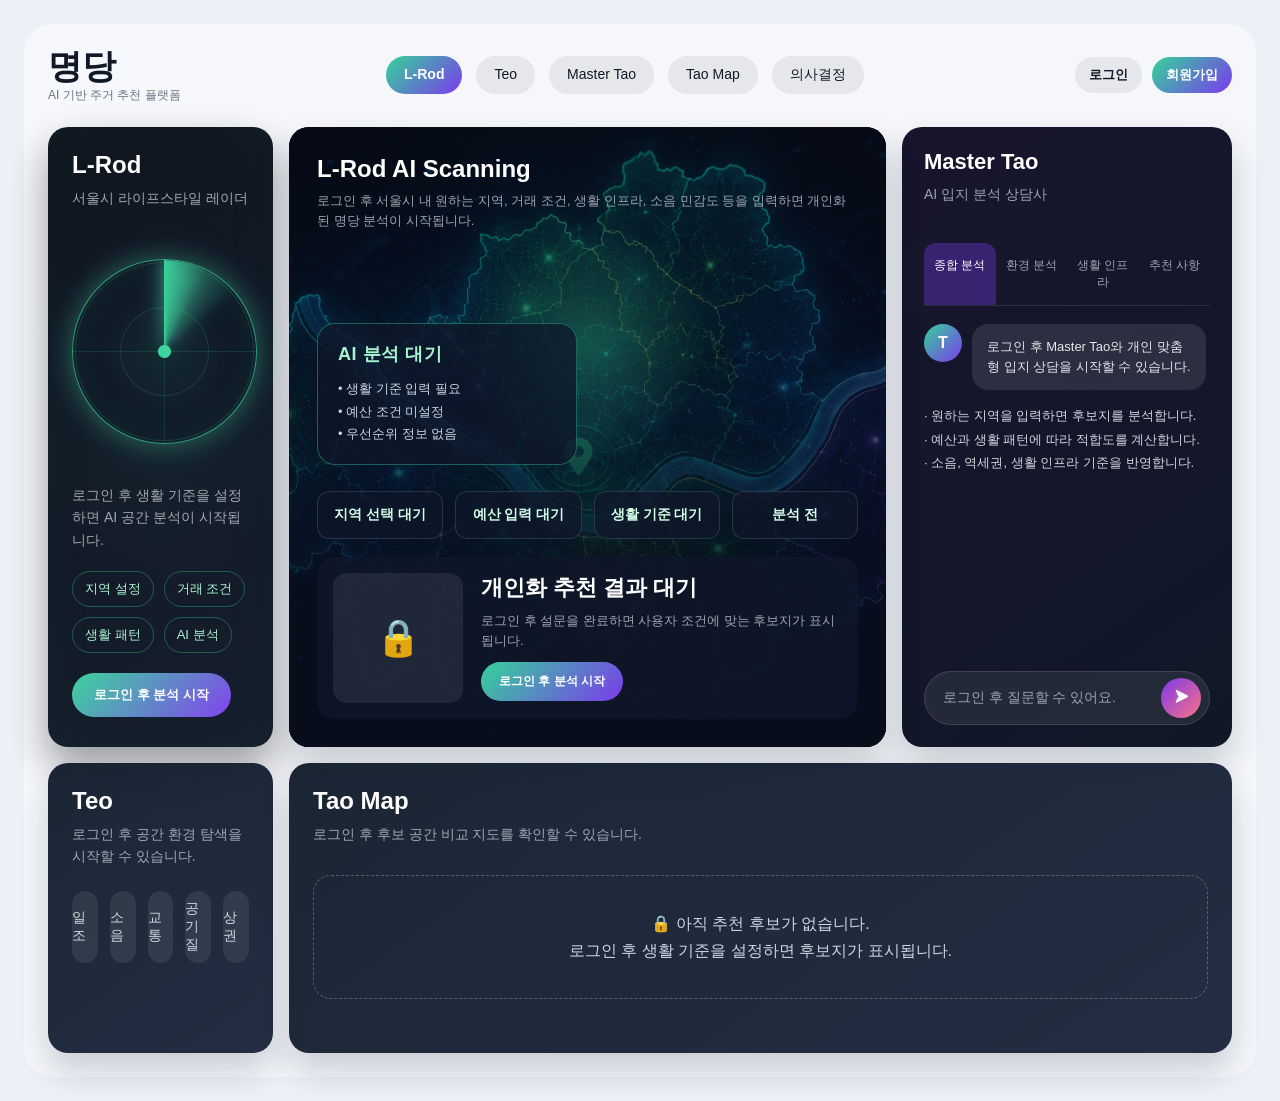
<file: index.html>
<!DOCTYPE html>

<html lang="ko">

<head>
  <meta charset="utf-8" />
  <meta content="width=device-width, initial-scale=1.0" name="viewport" />
  <title>명당 Prototype</title>

  <link href="css/style.css" rel="stylesheet" />
</head>

<body>
  <div class="app">
    <header>
      <div class="logo" onclick="goHome()">
        명당
        <span class="logo-sub">
          AI 기반 주거 추천 플랫폼
        </span>
      </div>
      <div class="steps">
        <div class="step active" onclick="moveTo('lrod')">L-Rod</div>
        <div class="step" onclick="moveTo('teo')">Teo</div>
        <div class="step" onclick="moveTo('master')">Master Tao</div>
        <div class="step" onclick="moveTo('map')">Tao Map</div>
        <div class="step" onclick="moveTo('decision')">의사결정</div>
      </div>
      <div class="user" id="userArea">
        <button class="top-auth-btn" onclick="moveTo('login')">로그인</button>
        <button class="top-auth-btn signup" onclick="moveTo('signup')">회원가입</button>
      </div>
    </header>
    <section class="page" id="login">
      <div class="simple-page">
        <h1 class="page-title">로그인</h1>
        <p class="page-desc">명당 서비스를 이용하려면 로그인해주세요.</p>

        <div class="auth-box">
          <input id="loginEmail" type="email" placeholder="이메일" />
          <input id="loginPassword" type="password" placeholder="비밀번호" />

          <button class="btn" onclick="loginUser()">로그인</button>
          <p id="loginError" class="form-error"></p>

          <p class="auth-link">
            아직 계정이 없나요?
            <span onclick="moveTo('signup')">회원가입하기</span>
          <p id="signupError" class="form-error"></p>
          </p>
        </div>
      </div>
    </section>

    <section class="page" id="signup">
      <div class="simple-page">
        <h1 class="page-title">회원가입</h1>
        <p class="page-desc">
          생활 패턴에 맞는 명당 추천을 위해 기본 정보를 입력해주세요.
        </p>

        <div class="auth-box">
          <input id="signupName" type="text" placeholder="이름" />
          <input id="signupEmail" type="email" placeholder="이메일" />
          <input id="signupPassword" type="password" placeholder="비밀번호" />

          <select id="signupHousehold">
            <option>1인 가구</option>
            <option>신혼부부</option>
            <option>가족 거주</option>
          </select>

          <select id="signupJob">
            <option>직장인</option>
            <option>대학생</option>
            <option>프리랜서</option>
            <option>자영업자</option>
          </select>

          <button class="btn" onclick="signupUser()">회원가입 후 시작하기</button>

          <p class="auth-link">
            이미 계정이 있나요?
            <span onclick="moveTo('login')">로그인하기</span>
          </p>
        </div>
      </div>
    </section>
    <section class="page" id="mypage">
      <div class="simple-page">
        <h1 class="page-title">마이페이지</h1>
        <p class="page-desc">
          회원 정보와 라이프스타일 설정, 최근 추천 결과를 확인할 수 있습니다.
        </p>

        <div class="content-grid">
          <div class="info-card">
            <h3>회원 정보</h3>

            <p id="mypageUserInfo">
              로그인 후 확인할 수 있습니다.
            </p>

            <button class="small-action-btn" onclick="deleteAccount()">
              회원탈퇴
            </button>
          </div>

          <div class="info-card">
            <h3>라이프스타일 설정</h3>
            <p id="mypagePreferenceInfo">
              아직 저장된 생활 기준이 없습니다.
            </p>

            <button class="small-action-btn" onclick="editPreference()">
              라이프스타일 수정하기
            </button>
          </div>

          <div class="info-card">
            <h3>최근 추천 결과</h3>
            <p>용산 푸르지오 써밋 오피스텔 · 적합도 92점</p>
          </div>
        </div>

        <button class="btn" onclick="moveTo('lrod')">메인으로 돌아가기</button>
      </div>
    </section>
    <section class="page" id="preference">
      <div class="simple-page">
        <h1 class="page-title">라이프스타일 설정</h1>
        <p class="page-desc">
          나에게 맞는 명당 추천을 위해 생활 기준을 선택해주세요.
        </p>

        <div class="preference-box">
          <label>원하는 지역</label>
          <select id="prefRegion">
            <option>강남구</option>
            <option>강동구</option>
            <option>강북구</option>
            <option>강서구</option>
            <option>관악구</option>
            <option>광진구</option>
            <option>구로구</option>
            <option>금천구</option>
            <option>노원구</option>
            <option>도봉구</option>
            <option>동대문구</option>
            <option>동작구</option>
            <option>마포구</option>
            <option>서대문구</option>
            <option>서초구</option>
            <option>성동구</option>
            <option>성북구</option>
            <option>송파구</option>
            <option>양천구</option>
            <option>영등포구</option>
            <option>용산구</option>
            <option>은평구</option>
            <option>종로구</option>
            <option>중구</option>
            <option>중랑구</option>
          </select>

          <label>거래 유형</label>
          <select id="prefDealType" onchange="changeDealType()">
            <option selected>매매</option>
            <option>전세</option>
            <option>월세</option>
          </select>

          <div id="saleBudgetBox">
            <label>매매 예산</label>
            <select id="prefBudget">
              <option>2억~3억</option>
              <option>3억~5억</option>
              <option selected>5억~7억</option>
              <option>7억 이상</option>
            </select>
          </div>

          <div id="rentBudgetBox" style="display: none;">
            <label>보증금</label>
            <select id="prefDeposit">
              <option>500만원 이하</option>
              <option>500만원 ~ 1,000만원</option>
              <option>1,000만원 ~ 3,000만원</option>
              <option>3,000만원 ~ 5,000만원</option>
              <option>5,000만원 ~ 1억원</option>
              <option>1억원 ~ 2억원</option>
              <option>2억원 이상</option>
            </select>

            <label>월세</label>
            <select id="prefMonthlyRent">
              <option>40만원 이하</option>
              <option>40만원 ~ 60만원</option>
              <option>60만원 ~ 80만원</option>
              <option>80만원 ~ 100만원</option>
              <option>100만원 ~ 150만원</option>
              <option>150만원 이상</option>
            </select>
          </div>

          <label>가장 중요한 조건</label>
          <div class="preference-options">
            <button type="button" class="pref-option active">직주근접</button>
            <button type="button" class="pref-option">역세권</button>
            <button type="button" class="pref-option">생활 인프라</button>
            <button type="button" class="pref-option">조용한 주거지</button>
            <button type="button" class="pref-option">한강 접근</button>
          </div>

          <label>소음 민감도</label>
          <select id="prefNoise">
            <option>낮음</option>
            <option selected>보통</option>
            <option>높음</option>
          </select>

          <label>선호 주거형태</label>
          <select id="prefHouseType">
            <option selected>오피스텔</option>
            <option>아파트</option>
            <option>빌라</option>
            <option>도시형 생활주택</option>
          </select>

          <button class="btn" onclick="savePreference()">명당 분석 시작하기</button>
        </div>
      </div>
    </section>
    <section class="page active" id="lrod">
      <section class="grid">
        <aside class="card locked-card">
          <h2>L-Rod</h2>
          <p class="sub">서울시 라이프스타일 레이더</p>

          <div class="radar locked-radar">

            <div class="radar-stars">
              <span class="star s1"></span>
              <span class="star s2"></span>
              <span class="star s3"></span>
              <span class="star s4"></span>
              <span class="star s5"></span>
              <span class="star s6"></span>
              <span class="star s7"></span>
              <span class="star s8"></span>
              <span class="star s9"></span>
              <span class="star s10"></span>
              <span class="star s11"></span>
              <span class="star s12"></span>
              <span class="star s13"></span>
              <span class="star s14"></span>
              <span class="star s15"></span>
              <span class="star s16"></span>
              <span class="star s17"></span>
              <span class="star s18"></span>
              <span class="star s19"></span>
              <span class="star s20"></span>
              <span class="star s21"></span>
              <span class="star s22"></span>
              <span class="star s23"></span>
              <span class="star s24"></span>
              <span class="star s25"></span>
              <span class="star s26"></span>
              <span class="star s27"></span>
            </div>

          </div>

          <p class="sub">
            로그인 후 생활 기준을 설정하면 AI 공간 분석이 시작됩니다.
          </p>

          <div class="tags" id="lrodTags">
            <span class="tag">지역 설정</span>
            <span class="tag">거래 조건</span>
            <span class="tag">생활 패턴</span>
            <span class="tag">AI 분석</span>
          </div>

          <button class="btn" id="lrodLoginBtn" onclick="moveTo('login')">로그인 후 분석 시작</button>
        </aside>

        <main class="card main locked-main">
          <div class="matrix-rain" aria-hidden="true">
            <span>0<br>1<br>0<br>1<br>A<br>I<br>0<br>1<br>D<br>A<br>T<br>A<br>1<br>0<br>S<br>C<br>A<br>N</span>
            <span>1<br>0<br>1<br>0<br>S<br>E<br>O<br>U<br>L<br>1<br>0<br>M<br>A<br>P<br>0<br>1</span>
            <span>0<br>1<br>1<br>0<br>P<br>R<br>I<br>C<br>E<br>0<br>1<br>A<br>R<br>E<br>A</span>
            <span>1<br>0<br>0<br>1<br>T<br>R<br>A<br>N<br>S<br>I<br>T<br>1<br>0<br>L<br>I<br>F<br>E</span>
            <span>0<br>1<br>0<br>1<br>N<br>O<br>I<br>S<br>E<br>1<br>0<br>Z<br>O<br>N<br>E</span>
            <span>1<br>1<br>0<br>0<br>V<br>A<br>L<br>U<br>E<br>0<br>1<br>R<br>A<br>N<br>K</span>
            <span>0<br>0<br>1<br>1<br>M<br>E<br>T<br>R<br>O<br>1<br>0<br>R<br>O<br>U<br>T<br>E</span>
            <span>1<br>0<br>1<br>1<br>B<br>U<br>D<br>G<br>E<br>T<br>0<br>1<br>S<br>C<br>O<br>R<br>E</span>
            <span>0<br>1<br>0<br>0<br>G<br>R<br>I<br>D<br>1<br>0<br>F<br>I<br>L<br>T<br>E<br>R</span>
            <span>1<br>0<br>1<br>0<br>H<br>O<br>U<br>S<br>E<br>0<br>1<br>S<br>P<br>A<br>C<br>E</span>
            <span>0<br>1<br>A<br>I<br>1<br>0<br>M<br>A<br>P<br>0<br>1<br>D<br>A<br>T<br>A</span>
            <span>1<br>0<br>S<br>C<br>A<br>N<br>0<br>1<br>Z<br>O<br>N<br>E<br>1<br>0</span>
            <span>0<br>1<br>R<br>A<br>N<br>K<br>1<br>0<br>A<br>R<br>E<br>A<br>0<br>1</span>
            <span>1<br>0<br>V<br>A<br>L<br>U<br>E<br>0<br>1<br>A<br>I<br>1<br>0</span>
            <span>0<br>1<br>M<br>E<br>T<br>R<br>O<br>1<br>0<br>D<br>A<br>T<br>A</span>
            <span>1<br>0<br>L<br>I<br>F<br>E<br>0<br>1<br>S<br>C<br>A<br>N</span>
            <span>0<br>1<br>R<br>O<br>U<br>T<br>E<br>1<br>0<br>M<br>A<br>P</span>
            <span>1<br>0<br>P<br>R<br>I<br>C<br>E<br>0<br>1<br>A<br>I</span>
            <span>0<br>1<br>S<br>P<br>A<br>C<br>E<br>1<br>0<br>D<br>A<br>T<br>A</span>
            <span>1<br>0<br>H<br>O<br>M<br>E<br>0<br>1<br>S<br>C<br>O<br>R<br>E</span>
            <span>0<br>1<br>0<br>1<br>1<br>0<br>A<br>I<br>D<br>A<br>T<br>A</span>
            <span>1<br>0<br>1<br>0<br>0<br>1<br>M<br>A<br>P<br>S<br>C<br>A<br>N</span>
            <span>0<br>1<br>1<br>0<br>1<br>0<br>R<br>A<br>N<br>K</span>
            <span>1<br>0<br>0<br>1<br>0<br>1<br>G<br>R<br>I<br>D</span>
          </div>

          <h2>L-Rod AI Scanning</h2>
          <p class="sub">
            로그인 후 서울시 내 원하는 지역, 거래 조건, 생활 인프라, 소음 민감도 등을 입력하면
            개인화된 명당 분석이 시작됩니다.
          </p>

          <div class="scan-box">
            <strong>AI 분석 대기</strong>
            <p class="sub">
              • 생활 기준 입력 필요<br>
              • 예산 조건 미설정<br>
              • 우선순위 정보 없음
            </p>
          </div>

          <div class="status-row">
            <div class="status">지역 선택 대기</div>
            <div class="status">예산 입력 대기</div>
            <div class="status">생활 기준 대기</div>
            <div class="status">분석 전</div>
          </div>

          <div class="property locked-property">
            <div class="locked-placeholder">
              🔒
            </div>

            <div>
              <h2>개인화 추천 결과 대기</h2>
              <p class="sub">
                로그인 후 설문을 완료하면 사용자 조건에 맞는 후보지가 표시됩니다.
              </p>
              <button class="btn" onclick="moveTo('signup')">로그인 후 분석 시작</button>
            </div>
          </div>
        </main>

        <aside class="card chat-card locked-chat">
          <h2>Master Tao</h2>
          <p class="sub">AI 입지 분석 상담사</p>

          <div class="chat-tabs">
            <div class="chat-tab active">종합 분석</div>
            <div class="chat-tab">환경 분석</div>
            <div class="chat-tab">생활 인프라</div>
            <div class="chat-tab">추천 사항</div>
          </div>

          <div class="chat-window" id="chatWindow">
            <div class="chat-row bot-chat">
              <div class="avatar">T</div>
              <div class="bubble">
                로그인 후 Master Tao와 개인 맞춤형 입지 상담을 시작할 수 있습니다.
              </div>
            </div>

            <div class="check-list">
              · 원하는 지역을 입력하면 후보지를 분석합니다.<br />
              · 예산과 생활 패턴에 따라 적합도를 계산합니다.<br />
              · 소음, 역세권, 생활 인프라 기준을 반영합니다.
            </div>
          </div>

          <div class="chat-input-box locked-input">
            <input type="text" placeholder="로그인 후 질문할 수 있어요." disabled />
            <button class="send-btn" onclick="moveTo('login')">➤</button>
          </div>
        </aside>

        <section class="card locked-card" onclick="moveTo('login')" style="cursor:pointer;">
          <h2>Teo</h2>
          <p class="sub">로그인 후 공간 환경 탐색을 시작할 수 있습니다.</p>

          <div class="filters">
            <div class="filter">일조</div>
            <div class="filter">소음</div>
            <div class="filter">교통</div>
            <div class="filter">공기질</div>
            <div class="filter">상권</div>
          </div>
        </section>

        <section class="card bottom-map locked-card" id="taoMapPreviewSection" onclick="moveTo('login')"
          style="cursor:pointer;">
          <h2>Tao Map</h2>
          <p class="sub" id="taoMapPreviewDesc">로그인 후 후보 공간 비교 지도를 확인할 수 있습니다.</p>

          <div class="locked-map" id="taoMapPreview">
            🔒 아직 추천 후보가 없습니다.<br />
            로그인 후 생활 기준을 설정하면 후보지가 표시됩니다.
          </div>
        </section>
      </section>
    </section>
    
<section class="page" id="teo">

  <div class="teo-outer">

    <!-- 상단 탭: 실내 / 실외 -->
    <div class="teo-mode-tabs">
      <button class="teo-mode-tab active" id="tabOutdoor" onclick="switchTeoMode('outdoor')">
        <span class="tab-icon">🌐</span> 실외 환경
      </button>
      <button class="teo-mode-tab" id="tabIndoor" onclick="switchTeoMode('indoor')">
        <span class="tab-icon">🏠</span> 실내 공간
      </button>
    </div>

    <!-- ─── 실외 모드 ─── -->
    <div id="teoOutdoor" class="teo-mode-panel">
      <div class="teo-layout">

        <!-- 사이드바 -->
        <aside class="teo-sidebar">
          <div class="teo-logo">터</div>
          <button class="teo-btn active" id="btnTraffic" onclick="changeTeoLayer('traffic')">🚇<span>교통</span></button>
          <button class="teo-btn" id="btnCommerce" onclick="changeTeoLayer('commerce')">🏪<span>상권</span></button>
          <button class="teo-btn" id="btnPark" onclick="changeTeoLayer('park')">🌳<span>공원</span></button>
          <button class="teo-btn" id="btnHospital" onclick="changeTeoLayer('hospital')">🏥<span>의료</span></button>
          <button class="teo-btn" id="btnInvest" onclick="changeTeoLayer('invest')">📈<span>투자</span></button>
        </aside>

        <!-- 지도 영역 -->
        <main class="teo-map-area">
          <!-- 카카오 지도 임베드 -->
          <div class="map-frame-wrap">
            <iframe
              id="kakaoMapFrame"
              src="https://map.kakao.com/link/map/용산 푸르지오 써밋 오피스텔,37.5327,126.9648"
              class="map-iframe"
              title="카카오 지도"
              loading="lazy"
            ></iframe>
            <!-- 지도 위 매물 핀 오버레이 -->
            <div class="map-pins-overlay">
              <div class="map-prop-pin pin-active" data-id="0" onclick="selectProperty(0)">
                <div class="pin-dot"></div>
                <div class="pin-label">용산 푸르지오</div>
              </div>
              <div class="map-prop-pin" data-id="1" onclick="selectProperty(1)" style="top:42%;left:52%;">
                <div class="pin-dot"></div>
                <div class="pin-label">시티파크</div>
              </div>
              <div class="map-prop-pin" data-id="2" onclick="selectProperty(2)" style="top:55%;left:44%;">
                <div class="pin-dot"></div>
                <div class="pin-label">시티하우스</div>
              </div>
            </div>
          </div>

          <!-- 매물 카드 가로 스크롤 -->
          <div class="prop-card-row" id="propCardRow"></div>
        </main>

        <!-- 레이어 분석 패널 -->
        <aside class="teo-panel">
          <h2 id="layerTitle">교통 분석</h2>
          <div id="layerContent">
            <p>신용산역 320m</p>
            <p>용산역 580m</p>
            <p>강남역 24분</p>
            <p>광화문 18분</p>
          </div>
          <div class="selected-prop-info" id="selectedPropInfo"></div>
        </aside>

      </div>
    </div>

    <!-- ─── 실내 모드 ─── -->
    <div id="teoIndoor" class="teo-mode-panel" style="display:none;">
      <div class="teo-layout">

        <!-- 매물 목록 사이드바 -->
        <aside class="teo-indoor-list" id="indoorList"></aside>

        <!-- 영상 플레이어 -->
        <main class="teo-video-main">
          <div class="sim-video-wrap" id="simVideoWrap">
            <div class="sim-placeholder" id="simPlaceholder">
              <div class="sim-ph-icon">▶</div>
              <p>매물을 선택하면<br>공간 시뮬레이션이 시작됩니다</p>
            </div>
            <video
              id="simVideo"
              class="sim-video"
              playsinline
              loop
              style="display:none;"
            ></video>
            <!-- 최소화된 컨트롤 -->
            <div class="sim-controls" id="simControls" style="display:none;">
              <button class="sim-ctrl-btn" id="simPlayBtn" onclick="toggleSimVideo()">⏸</button>
              <div class="sim-progress-wrap" onclick="seekSimVideo(event)">
                <div class="sim-progress-bar" id="simProgressBar"></div>
              </div>
              <span class="sim-time" id="simTime">0:00</span>
              <button class="sim-ctrl-btn" onclick="toggleSimMute()">🔇</button>
            </div>
            <div class="sim-prop-badge" id="simPropBadge"></div>
          </div>

          <!-- 실내 레이어 버튼 -->
          <div class="indoor-layer-row">
            <button class="indoor-layer-btn active" onclick="setIndoorLayer('view', this)">☀️ 일조</button>
            <button class="indoor-layer-btn" onclick="setIndoorLayer('noise', this)">🔊 소음</button>
            <button class="indoor-layer-btn" onclick="setIndoorLayer('air', this)">🌫️ 공기질</button>
            <button class="indoor-layer-btn" onclick="setIndoorLayer('outlook', this)">👀 조망</button>
          </div>
        </main>

        <!-- 실내 분석 패널 -->
        <aside class="teo-panel" id="indoorPanel">
          <h2>실내 분석</h2>
          <div id="indoorLayerContent">
            <p class="teo-panel-hint">매물을 선택하면<br>실내 환경 데이터가 표시됩니다.</p>
          </div>
        </aside>

      </div>
    </div>

  </div>

  <!-- 영상 URL 등록 가이드 주석
    각 매물의 videoUrl에 본인 영상 URL을 입력하세요.
    지원: mp4 직링크, YouTube embed URL (https://www.youtube.com/embed/VIDEO_ID?autoplay=1&mute=1)
    YouTube는 <video>가 아닌 <iframe>으로 자동 전환됩니다.
  -->

</section>

    <section class="page" id="master">
      <div class="simple-page">
        <h1 class="page-title">Master Tao</h1>
        <p class="page-desc">
          34세 직장인 1인 가구 페르소나를 기준으로 용산구 후보지를 분석합니다.
          직주근접, 예산, 생활 인프라를 종합해 최적 후보를 추천합니다.
        </p>
        <div class="content-grid">
          <div class="info-card">
            <h3>종합 적합도</h3>
            <p>
              용산 푸르지오 써밋 오피스텔은 신용산역 도보권,
              직주근접, 생활 인프라 측면에서 가장 높은 점수를 받았습니다.
            </p>
            <div class="score-num">92</div>
          </div>
          <div class="info-card">
            <h3>후보지 계층 구조</h3>
            <p>
              푸르지오 써밋은 고급형, 시티파크는 중간형,
              용산시티하우스는 가성비형 후보로 구분됩니다.
            </p>
          </div>
          <div class="info-card">
            <h3>AI 추천 기준</h3>
            <p>
              직주근접을 최우선으로 보면 푸르지오 써밋,
              조금 더 합리적 선택은 시티파크,
              예산 중심이면 용산시티하우스가 적합합니다.
            </p>
          </div>
        </div>
        <button class="btn" onclick="moveTo('map')">Tao Map에서 비교하기</button>
      </div>
    </section>
    <section class="page" id="map">
      <div class="simple-page">
        <h1 class="page-title">Tao Map</h1>
        <p class="page-desc">
          용산구 후보 공간을 고급형, 중간형, 가성비형으로 나누어 비교합니다.
          박준혁님의 예산과 직장인 생활 패턴에 맞춰 현실적인 선택지를 정리합니다.
        </p>
        <table class="compare-table">
          <thead>
            <tr>
              <th>후보지</th>
              <th>지역</th>
              <th>유형</th>
              <th>적합도</th>
              <th>예상 매매가</th>
              <th>강점</th>
              <th>주의점</th>
            </tr>
          </thead>
          <tbody>
            <tr>
              <td>용산 푸르지오 써밋 오피스텔</td>
              <td>한강로2가</td>
              <td>고급형</td>
              <td>92</td>
              <td>5억~7억</td>
              <td>
                신용산역 도보권<br />
                직주근접 우수<br />
                생활 인프라 풍부
              </td>
              <td>
                관리비 부담<br />
                가격대 높음
              </td>
            </tr>
            <tr>
              <td>시티파크 오피스텔</td>
              <td>한강로3가</td>
              <td>중간형</td>
              <td>88</td>
              <td>4억~6억</td>
              <td>
                용산공원 인접<br />
                생활환경 우수<br />
                브랜드 인지도
              </td>
              <td>
                일부 세대 노후화
              </td>
            </tr>
            <tr>
              <td>용산시티하우스(도시형)</td>
              <td>한강로3가</td>
              <td>가성비형</td>
              <td>84</td>
              <td>2.4억~2.9억</td>
              <td>
                합리적인 가격<br />
                용산역 생활권<br />
                1인 가구 적합
              </td>
              <td>
                면적이 작음<br />
                투자 가치 제한적
              </td>
            </tr>
          </tbody>
        </table>
        <button class="btn" onclick="moveTo('decision')">최종 의사결정하기</button>
      </div>
    </section>
    <section class="page" id="decision">
      <div class="simple-page">
        <h1 class="page-title">최종 의사결정</h1>
        <p class="page-desc">
          박준혁님의 34세 직장인 1인 가구 페르소나를 기준으로 최적의 용산구 후보지를 추천합니다.
        </p>
        <div class="content-grid">
          <div class="info-card">
            <h3>최종 추천 공간</h3>
            <p>용산 푸르지오 써밋 오피스텔</p>
            <div class="score-num">92점</div>
          </div>
          <div class="info-card">
            <h3>선택 이유</h3>
            <p>
              신용산역 도보권, 직주근접, 생활 인프라가 모두 우수해
              직장인 1인 가구에게 가장 높은 생활 적합도를 보입니다.
            </p>
          </div>
          <div class="info-card">
            <h3>대안 선택지</h3>
            <p>
              예산 부담이 크다면 시티파크 오피스텔,
              예산을 가장 우선한다면 용산시티하우스도 현실적인 대안입니다.
            </p>
          </div>
        </div>
        <button class="btn" onclick="moveTo('lrod')">처음으로 돌아가기</button>
      </div>
    </section>
  </div>

  <script src="js/navigation.js"></script>
  <script src="js/gemini.js"></script>
  <script src="js/chat.js"></script>
  <script src="js/teo.js"></script>
</body>

</html>
</file>
<file: css/style.css>
* {
  box-sizing: border-box;
  margin: 0;
  padding: 0;
  font-family: "Pretendard", "Noto Sans KR", sans-serif;
}

body {
  background: #edf0f7;
  padding: 24px;
  color: #111827;
}

.app {
  max-width: 1700px;
  margin: auto;
  background: #f5f7fb;
  border-radius: 28px;
  padding: 24px;
}

header {
  display: flex;
  justify-content: space-between;
  align-items: center;
  margin-bottom: 24px;
}

.logo {
  font-size: 34px;
  font-weight: 900;
  cursor: pointer;
  transition: 0.2s;
  line-height: 1.1;
}

.logo:hover {
  opacity: 0.8;
  transform: scale(1.03);
}

.logo-sub {
  display: block;
  font-size: 12px;
  font-weight: 500;
  color: #6b7280;
  margin-top: 4px;
}

.steps {
  display: flex;
  gap: 14px;
  font-size: 14px;
}

.step {
  padding: 10px 18px;
  border-radius: 999px;
  background: #e5e7eb;
  cursor: pointer;
  transition: 0.25s;
}

.step.active {
  background: linear-gradient(135deg, #34d399, #7c3aed);
  color: white;
  font-weight: 800;
}

.user {
  font-size: 14px;
  font-weight: 700;
}

.page {
  display: none;
}

.page.active {
  display: block;
}

.grid {
  display: grid;
  grid-template-columns: 225px minmax(0, 1fr) 330px;
  grid-template-rows: auto auto;
  gap: 16px;
}

.card {
  background: linear-gradient(145deg, #101b2a, #18243a);
  border-radius: 20px;
  padding: 24px;
  color: white;
  box-shadow: 0 18px 35px rgba(15, 23, 42, 0.2);
}

h2 {
  font-size: 24px;
  margin-bottom: 8px;
}

.sub {
  color: #9ca3af;
  font-size: 14px;
  line-height: 1.6;
  margin-bottom: 20px;
}

.main {
  position: relative;
  overflow: hidden;
}

.main::before {
  content: "";
  position: absolute;
  inset: 0;
  background:
    radial-gradient(circle at 50% 35%, rgba(52, 211, 153, .35), transparent 24%),
    linear-gradient(rgba(8, 13, 25, .45), rgba(8, 13, 25, .92)),
    url("../img/images:seoul-map-25gu.png");
  background-size: cover;
  background-position: center;
  z-index: 0;
}

.main>* {
  position: relative;
  z-index: 1;
}

.radar {
  position: relative;
  width: 185px;
  height: 185px;
  margin: 50px auto 40px;
  border-radius: 50%;
  overflow: hidden;

  background:
    radial-gradient(circle at center, rgba(52, 211, 153, 1) 0 6px, transparent 7px),
    repeating-radial-gradient(circle at center,
      transparent 0 43px,
      rgba(52, 211, 153, 0.16) 44px,
      transparent 45px),
    linear-gradient(90deg, transparent 49.7%, rgba(52, 211, 153, 0.14) 50%, transparent 50.3%),
    linear-gradient(0deg, transparent 49.7%, rgba(52, 211, 153, 0.14) 50%, transparent 50.3%),
    radial-gradient(circle at center, rgba(20, 184, 166, 0.08), rgba(3, 10, 25, 0.98) 72%);

  border: 1px solid rgba(52, 211, 153, 0.72);

  box-shadow:
    0 0 24px rgba(52, 211, 153, 0.34),
    0 0 46px rgba(125, 211, 252, 0.12),
    inset 0 0 38px rgba(52, 211, 153, 0.11);
}

/* 회전하는 레이더 빔 */
.radar::before {
  content: "";
  position: absolute;
  inset: 0;
  border-radius: 50%;

  background:
    conic-gradient(from 0deg,
      rgba(52, 211, 153, 0.95) 0deg,
      rgba(52, 211, 153, 0.58) 10deg,
      rgba(52, 211, 153, 0.18) 28deg,
      transparent 52deg,
      transparent 360deg);

  filter:
    drop-shadow(0 0 8px rgba(52, 211, 153, 0.8)) drop-shadow(0 0 14px rgba(125, 211, 252, 0.25));

  animation: radarSweep 4.5s linear infinite;
}

/* 맑은 밤하늘 별 */
/* 맑은 밤하늘 별 - 그룹별로 다르게 깜빡임 */
.radar::after {
  content: "";
  position: absolute;
  inset: 13px;
  border-radius: 50%;
  pointer-events: none;

  background-image:
    radial-gradient(circle, rgba(255, 255, 255, 1) 0 1.8px, transparent 2.8px),
    radial-gradient(circle, rgba(190, 255, 235, 0.95) 0 1.3px, transparent 2.3px),
    radial-gradient(circle, rgba(255, 255, 255, 0.95) 0 1px, transparent 1.9px),
    radial-gradient(circle, rgba(52, 211, 153, 0.9) 0 0.8px, transparent 1.6px),
    radial-gradient(circle, rgba(125, 211, 252, 0.85) 0 0.8px, transparent 1.5px);

  background-size:
    96px 96px,
    124px 124px,
    62px 62px,
    44px 44px,
    150px 150px;

  background-position:
    18px 28px,
    70px 20px,
    28px 72px,
    12px 38px,
    88px 68px;

  opacity: 1;

  animation:
    starBlinkA 0.9s ease-in-out infinite,
    starBlinkB 1.35s ease-in-out infinite,
    starBlinkC 1.9s ease-in-out infinite;
}

/* 큰 흰 별 그룹: 확 꺼졌다 켜짐 */
@keyframes starBlinkA {
  0% {
    opacity: 0.05;
    filter:
      drop-shadow(0 0 0px rgba(255, 255, 255, 0)) drop-shadow(0 0 0px rgba(52, 211, 153, 0));
  }

  35% {
    opacity: 1;
    filter:
      drop-shadow(0 0 6px rgba(255, 255, 255, 1)) drop-shadow(0 0 12px rgba(52, 211, 153, 0.8));
  }

  70% {
    opacity: 0.25;
    filter:
      drop-shadow(0 0 1px rgba(255, 255, 255, 0.25)) drop-shadow(0 0 2px rgba(52, 211, 153, 0.2));
  }

  100% {
    opacity: 0.75;
    filter:
      drop-shadow(0 0 3px rgba(255, 255, 255, 0.6)) drop-shadow(0 0 6px rgba(52, 211, 153, 0.45));
  }
}

/* 민트 별 그룹: 느리게 반짝 */
@keyframes starBlinkB {
  0% {
    opacity: 0.8;
  }

  25% {
    opacity: 0.12;
  }

  55% {
    opacity: 1;
  }

  80% {
    opacity: 0.02;
  }

  100% {
    opacity: 0.65;
  }
}

/* 작은 별 그룹: 랜덤하게 깜빡이는 듯한 리듬 */
@keyframes starBlinkC {
  0% {
    opacity: 0.2;
  }

  18% {
    opacity: 1;
  }

  32% {
    opacity: 0.03;
  }

  48% {
    opacity: 0.7;
  }

  63% {
    opacity: 0;
  }

  77% {
    opacity: 1;
  }

  100% {
    opacity: 0.35;
  }
}

.tags {
  display: flex;
  flex-wrap: wrap;
  gap: 10px;
  margin-top: 12px;
}

.tag {
  padding: 8px 12px;
  border-radius: 999px;
  border: 1px solid rgba(52, 211, 153, .35);
  color: #a7f3d0;
  font-size: 13px;
}

.scan-box {
  margin-top: 115px;
  width: 280px;
  padding: 1px;
  border-radius: 16px;
  background: rgba(15, 23, 42, .76);
  border: 1px solid rgba(52, 211, 153, .4);
}

.scan-box strong {
  display: block;
  margin-bottom: 10px;
  font-size: 18px;
  font-weight: 800;
  color: #a7f3d0;
  letter-spacing: .5px;
}

.status-row {
  display: grid;
  grid-template-columns: repeat(4, 1fr);
  gap: 10px;
  margin-top: 76px;
}

.status {
  background: rgba(15, 23, 42, .75);
  border: 1px solid rgba(148, 163, 184, .2);
  padding: 14px;
  border-radius: 12px;
  text-align: center;
  color: #d1fae5;
  font-size: 14px;
}

.property {
  display: grid;
  grid-template-columns: 240px 1fr;
  gap: 18px;
  margin-top: 22px;
  background: rgba(15, 23, 42, .82);
  padding: 16px;
  border-radius: 18px;
}

.property img {
  width: 100%;
  height: 165px;
  object-fit: cover;
  border-radius: 14px;
}

.price {
  font-size: 32px;
  font-weight: 900;
  margin: 12px 0;
}

.btn {
  display: inline-block;
  margin-top: 20px;
  padding: 13px 22px;
  border-radius: 999px;
  background: linear-gradient(135deg, #34d399, #7c3aed);
  color: white;
  font-weight: 800;
  cursor: pointer;
  border: none;
}

.chat-card {
  background: linear-gradient(145deg, #17152d, #101827);
  display: flex;
  flex-direction: column;
  min-height: 100%;
}

.chat-tabs {
  display: grid;
  grid-template-columns: repeat(4, 1fr);
  margin: 18px 0;
  border-bottom: 1px solid rgba(255, 255, 255, .1);
}

.chat-tab {
  text-align: center;
  padding: 14px 8px;
  color: #9ca3af;
  font-size: 13px;
}

.chat-tab.active {
  background: rgba(124, 58, 237, .35);
  color: white;
  border-radius: 12px 12px 0 0;
}

.chat-window {
  flex: 1;
  overflow-y: auto;
  padding-right: 4px;
}

.chat-row {
  display: flex;
  gap: 10px;
  margin-bottom: 14px;
  align-items: flex-start;
}

.chat-row.user-chat {
  justify-content: flex-end;
}

.avatar {
  width: 38px;
  height: 38px;
  border-radius: 50%;
  background: linear-gradient(135deg, #34d399, #7c3aed);
  display: flex;
  align-items: center;
  justify-content: center;
  font-weight: 900;
  flex-shrink: 0;
}

.bubble {
  max-width: 90%;
  padding: 13px 15px;
  border-radius: 16px;
  font-size: 14px;
  line-height: 1.55;
  background: rgba(255, 255, 255, .1);
  color: #e5e7eb;
}

.user-chat .bubble {
  background: linear-gradient(135deg, #6d5dfc, #9b5de5);
  color: white;
}

.check-list {
  margin: 12px 0;
  color: #d1d5db;
  font-size: 14px;
  line-height: 1.8;
}

.quick-question {
  display: inline-block;
  padding: 10px 14px;
  border-radius: 999px;
  background: rgba(124, 58, 237, .35);
  color: white;
  font-size: 13px;
  margin: 6px 4px 8px 0;
  cursor: pointer;
}

.chat-input-box {
  display: flex;
  gap: 8px;
  margin-top: 14px;
  padding: 10px;
  border-radius: 999px;
  background: rgba(255, 255, 255, .08);
  border: 1px solid rgba(255, 255, 255, .12);
}

.chat-input-box input {
  flex: 1;
  background: transparent;
  border: none;
  outline: none;
  color: white;
  padding: 8px 10px;
  font-size: 14px;
}

.chat-input-box input::placeholder {
  color: #9ca3af;
}

.send-btn {
  width: 38px;
  height: 38px;
  border-radius: 50%;
  border: none;
  cursor: pointer;
  color: white;
  background: linear-gradient(135deg, #7c3aed, #fb7185);
  font-weight: 900;
}

.filters {
  display: flex;
  gap: 12px;
  margin-top: 24px;
}

.filter {
  width: 72px;
  height: 72px;
  border-radius: 14px;
  background: rgba(255, 255, 255, .08);
  display: flex;
  justify-content: center;
  align-items: center;
  color: #d1d5db;
  font-size: 14px;
}

.filter.active {
  border: 1px solid #34d399;
  color: #86efac;
  background: rgba(52, 211, 153, .12);
}

.bottom-map {
  grid-column: span 2;
  min-height: 290px;
}

.places {
  display: flex;
  gap: 20px;
  margin-top: 25px;
  flex-wrap: wrap;
}

.place {
  width: 220px;
  min-height: 180px;
  background: rgba(255, 255, 255, .07);
  border: 1px solid rgba(255, 255, 255, .12);
  border-radius: 14px;
  padding: 10px;
  cursor: pointer;
}

.place.active {
  border-color: #34d399;
}

.place img {
  width: 100%;
  height: 120px;
  object-fit: cover;
  border-radius: 10px;
  margin-bottom: 10px;
}

.place-title {
  font-weight: 800;
  font-size: 14px;
  margin-bottom: 8px;
}

.place-score {
  color: #86efac;
  font-size: 13px;
}

.simple-page {
  min-height: 740px;
  background: white;
  border-radius: 24px;
  padding: 42px;
  color: #111827;
}

.page-title {
  font-size: 36px;
  font-weight: 900;
  margin-bottom: 10px;
}

.page-desc {
  color: #4b5563;
  margin-bottom: 28px;
  line-height: 1.7;
}

.content-grid {
  display: grid;
  grid-template-columns: repeat(3, 1fr);
  gap: 18px;
  margin-top: 24px;
}

.info-card {
  background: #f8fafc;
  border: 1px solid #e5e7eb;
  border-radius: 20px;
  padding: 24px;
}

.info-card h3 {
  font-size: 20px;
  margin-bottom: 12px;
}

.info-card p {
  color: #4b5563;
  line-height: 1.7;
  font-size: 15px;
}

.score-num {
  font-size: 46px;
  font-weight: 900;
  color: #10b981;
  margin-top: 16px;
}

.compare-table {
  width: 100%;
  border-collapse: collapse;
  margin-top: 24px;
  overflow: hidden;
  border-radius: 16px;
}

.compare-table th,
.compare-table td {
  padding: 18px;
  border-bottom: 1px solid #e5e7eb;
  text-align: left;
}

.compare-table th {
  background: #111827;
  color: white;
}

.compare-table td {
  color: #374151;
}

.small-text {
  font-size: 13px;
  color: #6b7280;
}

@media (max-width: 1100px) {

  .grid,
  .content-grid {
    grid-template-columns: 1fr;
    grid-template-rows: auto;
  }

  .bottom-map {
    grid-column: span 1;
  }

  .steps {
    display: none;
  }
}

.top-auth-btn {
  padding: 9px 14px;
  border: none;
  border-radius: 999px;
  background: #e5e7eb;
  color: #111827;
  font-weight: 700;
  cursor: pointer;
  margin-left: 6px;
}

.top-auth-btn.signup {
  background: linear-gradient(135deg, #34d399, #7c3aed);
  color: white;
}

.top-auth-btn:hover {
  opacity: 0.85;
}

.auth-box {
  max-width: 480px;
  margin-top: 36px;
}

.auth-box input,
.auth-box select {
  width: 100%;
  padding: 15px 16px;
  margin-bottom: 14px;
  border: 1px solid #d1d5db;
  border-radius: 14px;
  font-size: 15px;
  outline: none;
}

.auth-box input:focus,
.auth-box select:focus {
  border-color: #7c3aed;
}

.auth-link {
  margin-top: 18px;
  color: #6b7280;
  font-size: 14px;
}

.auth-link span {
  color: #7c3aed;
  font-weight: 800;
  cursor: pointer;
}

.user-profile {
  font-weight: 700;
  margin-right: 10px;
}

.logout-btn {
  padding: 8px 12px;
  border: none;
  border-radius: 999px;
  cursor: pointer;
  background: #ef4444;
  color: white;
  font-size: 13px;
  font-weight: 700;
}

.logout-btn:hover {
  opacity: 0.85;
}

.user-menu {
  display: flex;
  align-items: center;
  gap: 10px;
}

.mypage-btn,
.logout-btn {
  padding: 8px 14px;
  border: none;
  border-radius: 999px;
  cursor: pointer;
  font-size: 13px;
  font-weight: 700;
}

.mypage-btn {
  background: #e5e7eb;
  color: #111827;
}

.logout-btn {
  background: #ef4444;
  color: white;
}

.mypage-btn:hover,
.logout-btn:hover {
  opacity: 0.85;
}


.form-error {
  margin-top: 12px;
  color: #ef4444;
  font-size: 14px;
  font-weight: 700;
}

.locked-card {
  opacity: 0.95;
}

.locked-radar {
  position: relative;
  overflow: hidden;
}

.locked-main::after {
  content: "";
  position: absolute;
  inset: 0;
  background: rgba(15, 23, 42, 0.12);
  pointer-events: none;
}

.locked-property {
  grid-template-columns: 140px 1fr;
}

.locked-placeholder {
  height: 150px;
  border-radius: 14px;
  background: rgba(255, 255, 255, 0.08);
  display: flex;
  align-items: center;
  justify-content: center;
  font-size: 42px;
}

.locked-input input {
  color: #9ca3af;
  cursor: not-allowed;
}

.locked-map {
  margin-top: 30px;
  padding: 34px;
  border-radius: 18px;
  border: 1px dashed rgba(255, 255, 255, 0.25);
  color: #cbd5e1;
  line-height: 1.7;
  text-align: center;
}

.preference-box {
  max-width: 620px;
  margin-top: 36px;
}

.preference-box label {
  display: block;
  margin: 20px 0 8px;
  font-weight: 800;
  color: #111827;
}

.preference-box select {
  width: 100%;
  padding: 15px 16px;
  border: 1px solid #d1d5db;
  border-radius: 14px;
  font-size: 15px;
  outline: none;
}

.preference-options {
  display: flex;
  flex-wrap: wrap;
  gap: 10px;
}

.pref-option {
  padding: 11px 16px;
  border-radius: 999px;
  border: 1px solid #d1d5db;
  background: #f8fafc;
  cursor: pointer;
  font-weight: 700;
}

.pref-option.active {
  background: linear-gradient(135deg, #34d399, #7c3aed);
  color: white;
  border: none;
}

.small-action-btn {
  margin-top: 18px;
  padding: 10px 14px;
  border: none;
  border-radius: 999px;
  background: #e5e7eb;
  color: #111827;
  font-weight: 800;
  cursor: pointer;
}

.small-action-btn:hover {
  opacity: 0.85;
}

.main.analyzed::before {
  background:
    linear-gradient(rgba(8, 13, 25, .45),
      rgba(8, 13, 25, .75)),
    url("../img/afterlogin_LRod.png");

  background-size: cover;
  background-position: center;
  background-repeat: no-repeat;
}

.tao-preview-cards {
  margin-top: 22px;
  display: flex;
  gap: 18px;
  flex-wrap: wrap;
}

.tao-preview-card {
  width: 230px;
  background: rgba(255, 255, 255, 0.07);
  border: 1px solid rgba(255, 255, 255, 0.14);
  border-radius: 18px;
  padding: 12px;
  cursor: pointer;
  transition: 0.25s;
}

.tao-preview-card:hover {
  transform: translateY(-4px);
  border-color: #34d399;
}

.tao-preview-card.active {
  border-color: #34d399;
  background: rgba(52, 211, 153, 0.09);
}

.tao-preview-card img {
  width: 100%;
  height: 118px;
  object-fit: cover;
  border-radius: 13px;
  margin-bottom: 12px;
}

.tao-preview-card h4 {
  color: white;
  font-size: 15px;
  margin-bottom: 8px;
  line-height: 1.35;
}

.tao-preview-meta {
  color: #9ca3af;
  font-size: 12px;
  line-height: 1.5;
  margin-bottom: 8px;
}

.tao-preview-score {
  color: #86efac;
  font-size: 13px;
  font-weight: 800;
}

.tao-preview-tag {
  display: inline-block;
  margin-top: 8px;
  padding: 6px 9px;
  border-radius: 999px;
  background: rgba(52, 211, 153, 0.12);
  color: #a7f3d0;
  font-size: 11px;
  font-weight: 700;
}

/* ===================== */
/* Radar Star Layers */
/* ===================== */

.radar {
  position: relative;
  isolation: isolate;
}

/* 레이더 빔이 별 위로 보이도록 */
.radar::before {
  z-index: 3;
  animation: radarSweep 4s linear infinite;
}

/* 기존 after 별 효과는 꺼두기 */
.radar::after {
  display: none;
}

.radar-stars {
  position: absolute;
  inset: 0;
  z-index: 2;
  border-radius: 50%;
  overflow: hidden;
  pointer-events: none;
}

.star {
  position: absolute;
  width: 2.5px;
  height: 3px;
  border-radius: 50%;
  background: #ffffff;
  opacity: 0;
  box-shadow:
    0 0 4px rgba(255, 255, 255, 0.95),
    0 0 9px rgba(125, 211, 252, 0.55),
    0 0 14px rgba(52, 211, 153, 0.45);
}

/* 별 위치 */
.s1 {
  top: 18%;
  left: 28%;
  animation: twinkleSlow 3.4s ease-in-out infinite;
  animation-delay: 0.1s;
}

.s2 {
  top: 27%;
  left: 62%;
  animation: twinkleFast 1.4s ease-in-out infinite;
  animation-delay: 0.6s;
}

.s3 {
  top: 38%;
  left: 42%;
  animation: twinkleMid 2.2s ease-in-out infinite;
  animation-delay: 1.1s;
}

.s4 {
  top: 53%;
  left: 25%;
  animation: twinkleFast 1.7s ease-in-out infinite;
  animation-delay: 0.3s;
}

.s5 {
  top: 66%;
  left: 58%;
  animation: twinkleSlow 3.1s ease-in-out infinite;
  animation-delay: 1.5s;
}

.s6 {
  top: 42%;
  left: 72%;
  animation: twinkleMid 2.5s ease-in-out infinite;
  animation-delay: 0.8s;
}

.s7 {
  top: 74%;
  left: 43%;
  animation: twinkleFast 1.2s ease-in-out infinite;
  animation-delay: 1.9s;
}

.s8 {
  top: 31%;
  left: 23%;
  animation: twinkleMid 2.8s ease-in-out infinite;
  animation-delay: 0.2s;
}

.s9 {
  top: 58%;
  left: 76%;
  animation: twinkleSlow 3.7s ease-in-out infinite;
  animation-delay: 2.1s;
}

.s10 {
  top: 82%;
  left: 54%;
  animation: twinkleFast 1.6s ease-in-out infinite;
  animation-delay: 0.9s;
}

.s11 {
  top: 22%;
  left: 47%;
  animation: twinkleMid 2.1s ease-in-out infinite;
  animation-delay: 1.4s;
}

.s12 {
  top: 69%;
  left: 31%;
  animation: twinkleSlow 3.9s ease-in-out infinite;
  animation-delay: 0.5s;
}

.s13 {
  top: 47%;
  left: 55%;
  animation: twinkleFast 1.5s ease-in-out infinite;
  animation-delay: 2.4s;
}

.s14 {
  top: 36%;
  left: 67%;
  animation: twinkleMid 2.6s ease-in-out infinite;
  animation-delay: 1.7s;
}

.s15 {
  top: 61%;
  left: 46%;
  animation: twinkleSlow 3.2s ease-in-out infinite;
  animation-delay: 2.8s;
}

.s16 {
  top: 8%;
  left: 50%;
  animation: twinkleFast 1.4s ease-in-out infinite;
}

.s17 {
  top: 15%;
  left: 80%;
  animation: twinkleMid 2.1s ease-in-out infinite;
}

.s18 {
  top: 50%;
  left: 92%;
  animation: twinkleSlow 3.2s ease-in-out infinite;
}

.s19 {
  top: 83%;
  left: 80%;
  animation: twinkleFast 1.7s ease-in-out infinite;
}

.s20 {
  top: 92%;
  left: 52%;
  animation: twinkleMid 2.3s ease-in-out infinite;
}

.s21 {
  top: 82%;
  left: 18%;
  animation: twinkleSlow 3.5s ease-in-out infinite;
}

.s22 {
  top: 48%;
  left: 8%;
  animation: twinkleFast 1.6s ease-in-out infinite;
}

.s23 {
  top: 18%;
  left: 18%;
  animation: twinkleMid 2.0s ease-in-out infinite;
}

.s24 {
  top: 5%;
  left: 32%;
  animation: twinkleFast 1.8s ease-in-out infinite;
}

.s25 {
  top: 12%;
  left: 68%;
  animation: twinkleSlow 3.8s ease-in-out infinite;
}

.s26 {
  top: 90%;
  left: 35%;
  animation: twinkleMid 2.4s ease-in-out infinite;
}

.s27 {
  top: 88%;
  left: 70%;
  animation: twinkleFast 1.5s ease-in-out infinite;
}

/* 빠르게 깜빡이는 별 */
@keyframes twinkleFast {

  0%,
  100% {
    opacity: 0;
    transform: scale(0.7);
  }

  18% {
    opacity: 1;
    transform: scale(1.35);
  }

  38% {
    opacity: 0.15;
    transform: scale(0.9);
  }

  60% {
    opacity: 0.85;
    transform: scale(1.15);
  }

  82% {
    opacity: 0;
    transform: scale(0.7);
  }
}

/* 보통 속도 별 */
@keyframes twinkleMid {

  0%,
  100% {
    opacity: 0.08;
    transform: scale(0.8);
  }

  35% {
    opacity: 0.95;
    transform: scale(1.25);
  }

  55% {
    opacity: 0;
    transform: scale(0.75);
  }

  78% {
    opacity: 0.65;
    transform: scale(1.05);
  }
}

/* 느리게 깜빡이는 별 */
@keyframes twinkleSlow {

  0%,
  100% {
    opacity: 0.12;
    transform: scale(0.85);
  }

  30% {
    opacity: 0.35;
    transform: scale(0.95);
  }

  52% {
    opacity: 1;
    transform: scale(1.3);
  }

  74% {
    opacity: 0;
    transform: scale(0.75);
  }
}

@keyframes radarSweep {
  from {
    transform: rotate(0deg);
  }

  to {
    transform: rotate(360deg);
  }
}

/* ===================== */
/* L-Rod Top Recommend Card */
/* ===================== */

.top-recommend-card {
  position: relative;
  display: grid;
  grid-template-columns: 170px 1fr 110px;
  align-items: center;
  gap: 20px;
  margin-top: 22px;
  padding: 16px;
  border-radius: 18px;
  background: rgba(8, 18, 32, 0.82);
  border: 1px solid rgba(52, 211, 153, 0.85);
  box-shadow:
    0 0 22px rgba(52, 211, 153, 0.16),
    inset 0 0 30px rgba(52, 211, 153, 0.05);
}

.rank-badge {
  position: absolute;
  top: 14px;
  left: 14px;
  width: 34px;
  height: 34px;
  border-radius: 8px;
  background: linear-gradient(135deg, #34d399, #7c3aed);
  color: white;
  font-size: 18px;
  font-weight: 900;
  display: flex;
  align-items: center;
  justify-content: center;
  z-index: 3;
}

.top-recommend-img {
  width: 170px;
  height: 150px;
  object-fit: cover;
  border-radius: 14px;
}

.recommend-label {
  color: #fde68a;
  font-size: 13px;
  font-weight: 800;
  margin-bottom: 4px;
}

.top-recommend-info h2 {
  font-size: 24px;
  line-height: 1.2;
  margin-bottom: 6px;
  white-space: nowrap;
}

.recommend-meta {
  color: #cbd5e1;
  font-size: 14px;
  line-height: 1.5;
  margin-bottom: 8px;
}

.recommend-meta span {
  color: #64748b;
  margin: 0 6px;
}

.top-recommend-card .price {
  font-size: 30px;
  font-weight: 900;
  margin: 8px 0 12px;
}

.mini-score-row {
  display: grid;
  grid-template-columns: repeat(4, 1fr);
  gap: 8px;
}

.mini-score-row div {
  padding: 9px 6px;
  border-radius: 12px;
  background: rgba(15, 23, 42, 0.72);
  text-align: center;
}

.mini-score-row span {
  display: block;
  color: #cbd5e1;
  font-size: 11px;
  margin-bottom: 4px;
}

.mini-score-row strong {
  color: #34d399;
  font-size: 17px;
  font-weight: 900;
}

.score-circle {
  width: 94px;
  height: 94px;
  border-radius: 50%;
  background:
    conic-gradient(#34d399 calc(var(--score) * 1%),
      rgba(52, 211, 153, 0.18) 0);
  display: flex;
  align-items: center;
  justify-content: center;
  padding: 7px;
  box-shadow: 0 0 18px rgba(52, 211, 153, 0.24);
}

.score-inner {
  width: 100%;
  height: 100%;
  border-radius: 50%;
  background: rgba(8, 18, 32, 0.96);
  display: flex;
  flex-direction: column;
  align-items: center;
  justify-content: center;
}

.score-inner strong {
  font-size: 28px;
  line-height: 1;
}

.score-inner strong span {
  font-size: 14px;
  margin-left: 2px;
}

.score-inner small {
  margin-top: 4px;
  font-size: 11px;
  color: #d1fae5;
  font-weight: 700;
}

.outline-data-btn {
  position: absolute;
  right: 20px;
  bottom: 16px;
  padding: 10px 16px;
  border-radius: 12px;
  border: 1px solid rgba(52, 211, 153, 0.75);
  background: rgba(15, 23, 42, 0.7);
  color: #a7f3d0;
  font-size: 13px;
  font-weight: 800;
  cursor: pointer;
}

.outline-data-btn:hover {
  background: rgba(52, 211, 153, 0.14);
}

.chat-card {
  padding: 22px;
}

.chat-card h2 {
  font-size: 22px;
}

.chat-tab {
  font-size: 12px;
}

.bubble {
  font-size: 13px;
}

.check-list {
  font-size: 13px;
}

.quick-question {
  font-size: 12px;
  padding: 9px 12px;
}

.top-recommend-info h2 {
  font-size: 23px;
  line-height: 1.2;
  white-space: normal;
  word-break: keep-all;
}

.recommend-meta {
  font-size: 13px;
}

.top-recommend-card .price {
  font-size: 28px;
}

.mini-score-row span {
  font-size: 10.5px;
}

.mini-score-row strong {
  font-size: 16px;
}

/* ===================== */
/* L-Rod 중앙 카드 위치/칩 조정 */
/* ===================== */

/* 추천 1위 카드를 조금 아래로 */
#lrod .top-recommend-card {
  margin-top: 34px;
}

/* 강남 접근/한강 접근/생활 인프라/소음 칩 정리 */
#lrod .status-row {
  margin-top: 46px;
  gap: 12px;
}

#lrod .status {
  padding: 13px 16px;
  font-size: 13.5px;
  font-weight: 700;
  border-radius: 12px;
  min-height: 48px;
  display: flex;
  align-items: center;
  justify-content: center;
}

/* ===================== */
/* Master Tao 채팅 입력창 조정 */
/* ===================== */

#lrod .chat-input-box {
  height: 58px;
  padding: 7px 8px 7px 18px;
  border-radius: 999px;
  align-items: center;
  overflow: visible;
}

#lrod .chat-input-box input {
  height: 100%;
  font-size: 13.5px;
  padding: 0 10px;
}

#lrod .send-btn {
  width: 42px;
  height: 42px;
  min-width: 42px;
  flex: 0 0 42px;
  border-radius: 50%;
  display: flex;
  align-items: center;
  justify-content: center;
  line-height: 1;
  aspect-ratio: 1 / 1;
  transform: none;
}

/* ===================== */
/* L-Rod 최종 미세 조정 */
/* ===================== */

/* 0. 로그인 전/후 메인 3개 영역 높이 동일 고정 */
#lrod .grid>.locked-card:first-child,
#lrod .main,
#lrod .chat-card {
  height: 620px;
  max-height: 620px;
}

/* 1. 왼쪽 L-Rod 배경 더 어둡게 */
#lrod .grid>.locked-card:first-child {
  background:
    radial-gradient(circle at center,
      rgba(52, 211, 153, 0.04) 0%,
      transparent 45%),
    linear-gradient(145deg,
      #040b15 0%,
      #0a1322 100%);

  box-shadow:
    inset 0 0 60px rgba(52, 211, 153, 0.04),
    0 20px 40px rgba(0, 0, 0, 0.4);
}

/* 2. 중앙 L-Rod 안에서 추천 카드를 하단으로 내리기 */
#lrod .main {
  display: flex;
  flex-direction: column;
}

#lrod .main>h2,
#lrod .main>.sub,
#lrod .scan-box,
#lrod .status-row {
  flex-shrink: 0;
}

/* 로그인 전/후 모두 아래 카드가 하단 쪽으로 내려가게 */
#lrod .property,
#lrod .top-recommend-card {
  margin-top: auto;
}

/* 로그인 후 추천 카드가 너무 바닥에 붙지 않게 */
#lrod .top-recommend-card {
  margin-bottom: 4px;
}

/* 로그인 전 잠금 카드도 하단에 맞춤 */
#lrod .property.locked-property {
  margin-bottom: 0;
}

/* 3. 상태 태그 4개 박스 크기 점검/정리 */
#lrod .status-row {
  margin-top: 44px;
  gap: 12px;
}

#lrod .status {
  min-height: 46px;
  padding: 12px 14px;
  font-size: 13.5px;
  font-weight: 700;
  border-radius: 12px;
  display: flex;
  align-items: center;
  justify-content: center;
}

/* 4. Master Tao 채팅 입력창 영역 안으로 넣고 비율 정리 */
#lrod .chat-card {
  overflow: hidden;
}

#lrod .chat-window {
  min-height: 0;
}

#lrod .chat-input-box {
  width: 100%;
  height: 54px;
  margin-top: 12px;
  padding: 7px 8px 7px 18px;
  border-radius: 999px;
  align-items: center;
  overflow: hidden;
  flex-shrink: 0;
}

#lrod .chat-input-box input {
  height: 100%;
  min-width: 0;
  font-size: 13.5px;
  padding: 0 10px 0 0;
}

#lrod .send-btn {
  width: 40px;
  height: 40px;
  min-width: 40px;
  flex: 0 0 40px;
  border-radius: 50%;
  aspect-ratio: 1 / 1;
  display: flex;
  align-items: center;
  justify-content: center;
  line-height: 1;
  transform: none;
}

/* ===================== */
/* L-Rod 중앙영역 로그인 전/후 비율 통일 */
/* ===================== */

#lrod .main {
  height: 620px;
  display: flex;
  flex-direction: column;
  padding: 28px;
}

/* 제목/설명 영역 */
#lrod .main>h2 {
  font-size: 24px;
  margin-bottom: 8px;
  flex-shrink: 0;
}

#lrod .main>.sub {
  font-size: 13px;
  line-height: 1.55;
  margin-bottom: 0;
  flex-shrink: 0;
}

/* 로그인 전 안내 박스: 너무 아래로 밀리지 않게 */
#lrod .scan-box {
  align-self: flex-start;
  width: 240px;
  padding: 14px 16px;
  flex-shrink: 0;
}

/* 4개 태그: 로그인 전/후 같은 위치 */
#lrod .status-row {
  margin-top: auto;
  margin-bottom: 18px;
  display: grid;
  grid-template-columns: repeat(4, 1fr);
  gap: 12px;
  flex-shrink: 0;
}

#lrod .status {
  height: 48px;
  padding: 0 14px;
  font-size: 13.5px;
  font-weight: 700;
  border-radius: 12px;
  display: flex;
  align-items: center;
  justify-content: center;
}

/* 로그인 전 대기 카드 / 로그인 후 추천 카드 모두 하단 고정 */
#lrod .property,
#lrod .top-recommend-card {
  margin-top: 0;
  flex-shrink: 0;
}

/* 로그인 전 잠금 카드 비율 정리 */
#lrod .locked-property {
  grid-template-columns: 130px 1fr;
  min-height: 140px;
}

#lrod .locked-placeholder {
  height: 130px;
  font-size: 36px;
}

#lrod .locked-property h2 {
  font-size: 22px;
}

#lrod .locked-property .sub {
  font-size: 13px;
  margin-bottom: 2px;
}

#lrod .locked-property .btn {
  margin-top: 8px;
  padding: 11px 18px;
  font-size: 12px;
}

/* 로그인 후 추천 카드 크기 안정화 */
#lrod .top-recommend-card {
  grid-template-columns: 150px 1fr 92px;
  gap: 16px;
  padding: 14px;
  min-height: 170px;
}

#lrod .top-recommend-img {
  width: 150px;
  height: 132px;
}

#lrod .top-recommend-info h2 {
  font-size: 22px;
  line-height: 1.2;
}

#lrod .recommend-meta {
  font-size: 12px;
  margin-bottom: 6px;
}

#lrod .top-recommend-card .price {
  font-size: 26px;
  margin: 6px 0 9px;
}

#lrod .mini-score-row {
  gap: 6px;
}

#lrod .mini-score-row div {
  padding: 7px 5px;
}

#lrod .mini-score-row span {
  font-size: 10px;
}

#lrod .mini-score-row strong {
  font-size: 15px;
}

#lrod .score-circle {
  width: 84px;
  height: 84px;
}

#lrod .score-inner strong {
  font-size: 25px;
}

#lrod .outline-data-btn {
  right: 16px;
  bottom: 14px;
  padding: 9px 14px;
  font-size: 12px;
}

/* ===================== */
/* Matrix Rain over Seoul Map - dense version */
/* ===================== */

#lrod .main {
  position: relative;
  overflow: hidden;
  isolation: isolate;
}

#lrod .main::before {
  z-index: 0;
}

#lrod .locked-main::after {
  z-index: 1;
}

/* 기본값: 로그인 전에는 숨김 */
#lrod .matrix-rain {
  position: absolute;
  inset: 0;
  z-index: 2;
  pointer-events: none;
  overflow: hidden;
  opacity: 0;
  mix-blend-mode: screen;
  visibility: hidden;
}

/* 로그인 후 analyzed 상태일 때만 표시 */
#lrod .main.analyzed .matrix-rain {
  opacity: 0.78;
  visibility: visible;
}

#lrod .main>*:not(.matrix-rain) {
  position: relative;
  z-index: 3;
}

#lrod .matrix-rain span {
  position: absolute;
  top: -420px;
  color: rgba(52, 211, 153, 0.62);
  font-family: monospace;
  font-size: 13px;
  font-weight: 800;
  line-height: 1.18;
  letter-spacing: 1px;
  text-align: center;
  text-shadow:
    0 0 7px rgba(52, 211, 153, 0.9),
    0 0 16px rgba(52, 211, 153, 0.45);
  filter: blur(0.05px);
  animation-name: matrixFall;
  animation-timing-function: linear;
  animation-iteration-count: infinite;
}

/* 24개 컬럼: 빽빽하게 배치 */
#lrod .matrix-rain span:nth-child(1) {
  left: 2%;
  animation-duration: 2.1s;
  animation-delay: -0.4s;
  opacity: .38;
}

#lrod .matrix-rain span:nth-child(2) {
  left: 6%;
  animation-duration: 1.5s;
  animation-delay: -1.0s;
  opacity: .55;
}

#lrod .matrix-rain span:nth-child(3) {
  left: 10%;
  animation-duration: 2.7s;
  animation-delay: -1.7s;
  opacity: .42;
}

#lrod .matrix-rain span:nth-child(4) {
  left: 14%;
  animation-duration: 1.8s;
  animation-delay: -0.8s;
  opacity: .62;
}

#lrod .matrix-rain span:nth-child(5) {
  left: 18%;
  animation-duration: 2.3s;
  animation-delay: -1.4s;
  opacity: .45;
}

#lrod .matrix-rain span:nth-child(6) {
  left: 22%;
  animation-duration: 1.4s;
  animation-delay: -0.6s;
  opacity: .58;
}

#lrod .matrix-rain span:nth-child(7) {
  left: 26%;
  animation-duration: 2.5s;
  animation-delay: -1.9s;
  opacity: .4;
}

#lrod .matrix-rain span:nth-child(8) {
  left: 30%;
  animation-duration: 1.7s;
  animation-delay: -0.2s;
  opacity: .66;
}

#lrod .matrix-rain span:nth-child(9) {
  left: 34%;
  animation-duration: 2.0s;
  animation-delay: -1.2s;
  opacity: .48;
}

#lrod .matrix-rain span:nth-child(10) {
  left: 38%;
  animation-duration: 1.3s;
  animation-delay: -0.9s;
  opacity: .56;
}

#lrod .matrix-rain span:nth-child(11) {
  left: 42%;
  animation-duration: 2.4s;
  animation-delay: -1.5s;
  opacity: .36;
}

#lrod .matrix-rain span:nth-child(12) {
  left: 46%;
  animation-duration: 1.6s;
  animation-delay: -0.5s;
  opacity: .68;
}

#lrod .matrix-rain span:nth-child(13) {
  left: 50%;
  animation-duration: 2.2s;
  animation-delay: -1.8s;
  opacity: .42;
}

#lrod .matrix-rain span:nth-child(14) {
  left: 54%;
  animation-duration: 1.45s;
  animation-delay: -0.7s;
  opacity: .6;
}

#lrod .matrix-rain span:nth-child(15) {
  left: 58%;
  animation-duration: 2.8s;
  animation-delay: -2.0s;
  opacity: .35;
}

#lrod .matrix-rain span:nth-child(16) {
  left: 62%;
  animation-duration: 1.75s;
  animation-delay: -1.1s;
  opacity: .64;
}

#lrod .matrix-rain span:nth-child(17) {
  left: 66%;
  animation-duration: 2.35s;
  animation-delay: -1.6s;
  opacity: .43;
}

#lrod .matrix-rain span:nth-child(18) {
  left: 70%;
  animation-duration: 1.25s;
  animation-delay: -0.3s;
  opacity: .7;
}

#lrod .matrix-rain span:nth-child(19) {
  left: 74%;
  animation-duration: 2.05s;
  animation-delay: -1.3s;
  opacity: .48;
}

#lrod .matrix-rain span:nth-child(20) {
  left: 78%;
  animation-duration: 1.55s;
  animation-delay: -0.8s;
  opacity: .62;
}

#lrod .matrix-rain span:nth-child(21) {
  left: 82%;
  animation-duration: 2.6s;
  animation-delay: -2.1s;
  opacity: .34;
}

#lrod .matrix-rain span:nth-child(22) {
  left: 86%;
  animation-duration: 1.7s;
  animation-delay: -0.9s;
  opacity: .66;
}

#lrod .matrix-rain span:nth-child(23) {
  left: 90%;
  animation-duration: 2.15s;
  animation-delay: -1.7s;
  opacity: .44;
}

#lrod .matrix-rain span:nth-child(24) {
  left: 95%;
  animation-duration: 1.35s;
  animation-delay: -0.4s;
  opacity: .6;
}

@keyframes matrixFall {
  0% {
    transform: translateY(-420px);
  }

  100% {
    transform: translateY(1060px);
  }
}
/* AI 분석 대기 박스 미세 조정 */
#lrod .scan-box {
  width: 260px;
  padding: 18px 20px;
  margin-top: 92px;
  border-radius: 18px;
}

#lrod .scan-box strong {
  display: block;
  margin-bottom: 12px;
  font-size: 18px;
  color: #a7f3d0;
}

#lrod .scan-box .sub {
  margin-bottom: 0;
  font-size: 13px;
  line-height: 1.75;
  color: #cbd5e1;
}

.teo-container{display:flex;height:80vh;gap:16px}
.teo-sidebar{width:120px;background:#111827;border-radius:20px;padding:20px;display:flex;flex-direction:column;gap:12px}
.teo-logo{color:#fff;font-size:32px;font-weight:900;text-align:center}
.teo-btn{border:none;border-radius:14px;padding:14px 8px;background:#1f2937;color:#fff;cursor:pointer;display:flex;flex-direction:column}
.teo-map-area{flex:1;border-radius:20px;overflow:hidden}
.fake-map{width:100%;height:100%;background:linear-gradient(135deg,#dbeafe,#e5e7eb);position:relative}
.property-pin{position:absolute;left:50%;top:50%;transform:translate(-50%,-50%);background:#fff;border-radius:999px;padding:16px 24px;cursor:pointer;font-weight:700}
.teo-panel{width:320px;background:#fff;border-radius:20px;padding:24px}
.interior-view{height:100%;display:flex;flex-direction:column;justify-content:center;align-items:center;gap:24px;background:#0f172a;color:#fff}
.interior-buttons{display:flex;gap:12px}


.fake-seoul-map{
width:100%;
height:100%;
position:relative;
display:flex;
justify-content:center;
align-items:center;
background:#f8fafc;
}
.seoul-svg{width:90%;max-width:900px;}
.map-pin{fill:#ef4444;}

/* ═══════════════════════════════════════════════
   TEO — 실내/실외 공간 탐색 창
═══════════════════════════════════════════════ */

/* 전체 래퍼 */
.teo-outer {
  display: flex;
  flex-direction: column;
  gap: 0;
  height: calc(100vh - 100px);
  min-height: 600px;
}

/* 모드 탭 */
.teo-mode-tabs {
  display: flex;
  gap: 0;
  border-bottom: 1px solid rgba(255,255,255,0.07);
  margin-bottom: 0;
}

.teo-mode-tab {
  display: flex;
  align-items: center;
  gap: 8px;
  padding: 14px 28px;
  background: transparent;
  border: none;
  color: #6b7280;
  font-size: 14px;
  font-weight: 600;
  cursor: pointer;
  border-bottom: 2px solid transparent;
  transition: 0.2s;
}

.teo-mode-tab:hover { color: #d1d5db; }
.teo-mode-tab.active {
  color: #34d399;
  border-bottom-color: #34d399;
}

.tab-icon { font-size: 16px; }

/* 모드 패널 */
.teo-mode-panel {
  flex: 1;
  overflow: hidden;
}

/* 3-column 레이아웃 */
.teo-layout {
  display: grid;
  grid-template-columns: 64px 1fr 220px;
  height: 100%;
  gap: 0;
}

/* 사이드바 (기존 teo-sidebar 유지) */
.teo-sidebar {
  display: flex;
  flex-direction: column;
  align-items: center;
  gap: 8px;
  background: #0d1520;
  padding: 12px 0;
  border-right: 1px solid rgba(255,255,255,0.06);
}

.teo-logo {
  font-size: 22px;
  font-weight: 900;
  color: #34d399;
  margin-bottom: 12px;
}

.teo-btn {
  display: flex;
  flex-direction: column;
  align-items: center;
  gap: 3px;
  width: 52px;
  padding: 10px 0;
  background: transparent;
  border: none;
  border-radius: 12px;
  color: #6b7280;
  font-size: 18px;
  cursor: pointer;
  transition: 0.18s;
}

.teo-btn span {
  font-size: 9px;
  font-weight: 600;
  letter-spacing: 0.03em;
}

.teo-btn:hover { background: rgba(52,211,153,0.1); color: #d1d5db; }
.teo-btn.active { background: rgba(52,211,153,0.15); color: #34d399; }

/* 지도 영역 */
.teo-map-area {
  display: flex;
  flex-direction: column;
  overflow: hidden;
  background: #0f1927;
}

.map-frame-wrap {
  position: relative;
  flex: 1;
  overflow: hidden;
}

.map-iframe {
  width: 100%;
  height: 100%;
  border: none;
  display: block;
}

/* 지도 위 핀 오버레이 */
.map-pins-overlay {
  position: absolute;
  inset: 0;
  pointer-events: none;
}

.map-prop-pin {
  position: absolute;
  top: 35%;
  left: 38%;
  display: flex;
  flex-direction: column;
  align-items: center;
  gap: 4px;
  pointer-events: all;
  cursor: pointer;
  transform: translate(-50%, -50%);
  transition: 0.2s;
  z-index: 10;
}

.pin-dot {
  width: 14px;
  height: 14px;
  border-radius: 50%;
  background: #6b7280;
  border: 2px solid rgba(255,255,255,0.3);
  transition: 0.2s;
}

.pin-label {
  background: rgba(15,25,39,0.85);
  color: #9ca3af;
  font-size: 10px;
  font-weight: 600;
  padding: 2px 7px;
  border-radius: 6px;
  white-space: nowrap;
  border: 1px solid rgba(255,255,255,0.1);
}

.map-prop-pin.pin-active .pin-dot {
  background: #34d399;
  border-color: #34d399;
  box-shadow: 0 0 10px rgba(52,211,153,0.6);
}

.map-prop-pin.pin-active .pin-label {
  color: #34d399;
  border-color: rgba(52,211,153,0.4);
}

/* 매물 카드 가로 스크롤 */
.prop-card-row {
  display: flex;
  gap: 10px;
  padding: 10px 14px;
  overflow-x: auto;
  background: rgba(13,21,32,0.95);
  border-top: 1px solid rgba(255,255,255,0.05);
  scrollbar-width: thin;
  scrollbar-color: #1e2d42 transparent;
  flex-shrink: 0;
}

.prop-card {
  flex: 0 0 170px;
  background: #131e2e;
  border: 1px solid rgba(255,255,255,0.06);
  border-radius: 12px;
  padding: 12px;
  cursor: pointer;
  transition: 0.2s;
  position: relative;
}

.prop-card:hover { border-color: rgba(52,211,153,0.3); background: #1a2840; }
.prop-card.active { border-color: #34d399; background: #1a2840; }

.prop-card-tag {
  font-size: 9px;
  font-weight: 700;
  color: #34d399;
  text-transform: uppercase;
  letter-spacing: 0.06em;
  margin-bottom: 5px;
}

.prop-card-name {
  font-size: 12px;
  font-weight: 700;
  color: #f3f4f6;
  margin-bottom: 3px;
  white-space: nowrap;
  overflow: hidden;
  text-overflow: ellipsis;
}

.prop-card-addr {
  font-size: 10px;
  color: #6b7280;
  margin-bottom: 6px;
}

.prop-card-price {
  font-size: 11px;
  font-weight: 700;
  color: #e2e8f0;
  margin-bottom: 4px;
}

.prop-card-score {
  font-size: 10px;
  color: #9ca3af;
}

.prop-card-score strong {
  color: #34d399;
  font-size: 13px;
}

/* 우측 분석 패널 */
.teo-panel {
  background: #0d1520;
  border-left: 1px solid rgba(255,255,255,0.06);
  padding: 18px 14px;
  overflow-y: auto;
  color: white;
}

.teo-panel h2 {
  font-size: 14px;
  font-weight: 700;
  color: #f3f4f6;
  margin-bottom: 14px;
}

.teo-panel p {
  font-size: 12px;
  color: #9ca3af;
  line-height: 1.8;
  padding: 5px 0;
  border-bottom: 1px solid rgba(255,255,255,0.04);
}

.teo-panel-hint {
  font-size: 12px;
  color: #4b5563;
  line-height: 1.7;
  border: none !important;
}

/* 선택 매물 요약 */
.selected-prop-info {
  margin-top: 20px;
  padding-top: 16px;
  border-top: 1px solid rgba(255,255,255,0.06);
}

.sel-prop-name {
  font-size: 13px;
  font-weight: 700;
  color: #f3f4f6;
  margin-bottom: 4px;
}

.sel-prop-meta {
  font-size: 11px;
  color: #6b7280;
  margin-bottom: 6px;
}

.sel-prop-price {
  font-size: 15px;
  font-weight: 800;
  color: #34d399;
  margin-bottom: 12px;
}

.sel-prop-btn {
  width: 100%;
  padding: 9px 0;
  background: rgba(52,211,153,0.12);
  border: 1px solid rgba(52,211,153,0.35);
  border-radius: 10px;
  color: #34d399;
  font-size: 11px;
  font-weight: 700;
  cursor: pointer;
  transition: 0.2s;
}

.sel-prop-btn:hover {
  background: rgba(52,211,153,0.22);
}

/* ─── 실내 모드 ─── */

/* 매물 목록 사이드바 */
.teo-indoor-list {
  background: #0d1520;
  border-right: 1px solid rgba(255,255,255,0.06);
  padding: 14px 10px;
  overflow-y: auto;
  display: flex;
  flex-direction: column;
  gap: 8px;
}

.indoor-list-title {
  font-size: 11px;
  font-weight: 700;
  color: #4b5563;
  text-transform: uppercase;
  letter-spacing: 0.08em;
  padding-bottom: 8px;
  border-bottom: 1px solid rgba(255,255,255,0.05);
  margin-bottom: 4px;
}

.indoor-prop-item {
  padding: 12px 10px;
  border-radius: 10px;
  background: #131e2e;
  border: 1px solid rgba(255,255,255,0.05);
  cursor: pointer;
  transition: 0.18s;
}

.indoor-prop-item:hover { border-color: rgba(52,211,153,0.2); }
.indoor-prop-item.active { border-color: #34d399; background: #1a2840; }

.indoor-prop-name {
  font-size: 12px;
  font-weight: 700;
  color: #e5e7eb;
  margin-bottom: 3px;
}

.indoor-prop-meta {
  font-size: 10px;
  color: #6b7280;
  margin-bottom: 4px;
}

.indoor-prop-score {
  font-size: 10px;
  color: #9ca3af;
}

.indoor-prop-video-badge {
  margin-top: 6px;
  font-size: 9px;
  font-weight: 700;
  color: #34d399;
  background: rgba(52,211,153,0.1);
  border-radius: 4px;
  padding: 2px 6px;
  display: inline-block;
}

.indoor-prop-novideo {
  margin-top: 6px;
  font-size: 9px;
  color: #374151;
  display: inline-block;
}

/* 영상 메인 영역 */
.teo-video-main {
  display: flex;
  flex-direction: column;
  background: #040a14;
  position: relative;
  overflow: hidden;
}

.sim-video-wrap {
  flex: 1;
  position: relative;
  overflow: hidden;
}

/* 영상 / iframe — 바 없이 전체 화면 */
.sim-video {
  width: 100%;
  height: 100%;
  object-fit: cover;
  display: block;
}

.sim-iframe {
  width: 100%;
  height: 100%;
  border: none;
  display: block;
}

/* 플레이스홀더 */
.sim-placeholder {
  position: absolute;
  inset: 0;
  display: flex;
  flex-direction: column;
  align-items: center;
  justify-content: center;
  gap: 14px;
  color: #374151;
}

.sim-ph-icon {
  font-size: 40px;
  opacity: 0.3;
}

.sim-placeholder p {
  font-size: 13px;
  line-height: 1.7;
  text-align: center;
  color: #374151;
  border: none !important;
}

/* 최소화 컨트롤 — 영상 위 하단 */
.sim-controls {
  position: absolute;
  bottom: 0;
  left: 0;
  right: 0;
  display: flex;
  align-items: center;
  gap: 8px;
  padding: 8px 14px 10px;
  background: linear-gradient(to top, rgba(4,10,20,0.85), transparent);
  opacity: 0;
  transition: opacity 0.3s;
  z-index: 20;
}

.sim-video-wrap:hover .sim-controls { opacity: 1; }

.sim-ctrl-btn {
  background: transparent;
  border: none;
  color: rgba(255,255,255,0.8);
  font-size: 14px;
  cursor: pointer;
  padding: 0;
  line-height: 1;
  transition: 0.15s;
}

.sim-ctrl-btn:hover { color: #34d399; }

.sim-progress-wrap {
  flex: 1;
  height: 3px;
  background: rgba(255,255,255,0.15);
  border-radius: 2px;
  cursor: pointer;
  position: relative;
}

.sim-progress-bar {
  height: 100%;
  background: #34d399;
  border-radius: 2px;
  width: 0%;
  transition: width 0.3s linear;
}

.sim-time {
  font-size: 10px;
  color: rgba(255,255,255,0.5);
  min-width: 28px;
}

/* 매물 뱃지 */
.sim-prop-badge {
  position: absolute;
  top: 12px;
  left: 14px;
  font-size: 11px;
  font-weight: 600;
  color: rgba(255,255,255,0.7);
  background: rgba(4,10,20,0.65);
  padding: 4px 10px;
  border-radius: 20px;
  backdrop-filter: blur(6px);
  z-index: 15;
  pointer-events: none;
}

/* 실내 레이어 버튼 */
.indoor-layer-row {
  display: flex;
  gap: 6px;
  padding: 10px 14px;
  background: rgba(13,21,32,0.95);
  border-top: 1px solid rgba(255,255,255,0.05);
  flex-shrink: 0;
}

.indoor-layer-btn {
  flex: 1;
  padding: 8px 0;
  background: #131e2e;
  border: 1px solid rgba(255,255,255,0.07);
  border-radius: 8px;
  color: #6b7280;
  font-size: 11px;
  font-weight: 600;
  cursor: pointer;
  transition: 0.18s;
}

.indoor-layer-btn:hover { color: #d1d5db; border-color: rgba(255,255,255,0.15); }
.indoor-layer-btn.active { color: #34d399; border-color: rgba(52,211,153,0.4); background: rgba(52,211,153,0.08); }

/* 실내 분석 패널 */
.indoor-layer-title {
  font-size: 12px;
  font-weight: 700;
  color: #9ca3af;
  text-transform: uppercase;
  letter-spacing: 0.06em;
  margin-bottom: 14px;
}

.indoor-score-ring {
  width: 72px;
  height: 72px;
  border-radius: 50%;
  background: conic-gradient(
    #34d399 0deg calc(var(--iscore, 0) * 3.6deg),
    rgba(255,255,255,0.07) calc(var(--iscore, 0) * 3.6deg) 360deg
  );
  display: flex;
  flex-direction: column;
  align-items: center;
  justify-content: center;
  margin: 0 auto 14px;
  position: relative;
}

.indoor-score-ring::before {
  content: "";
  position: absolute;
  inset: 6px;
  border-radius: 50%;
  background: #0d1520;
}

.indoor-score-num {
  font-size: 20px;
  font-weight: 900;
  color: #34d399;
  position: relative;
  z-index: 1;
  line-height: 1;
}

.indoor-score-lbl {
  font-size: 9px;
  color: #6b7280;
  position: relative;
  z-index: 1;
}

.indoor-layer-desc {
  font-size: 11px;
  color: #9ca3af;
  line-height: 1.7;
  margin-bottom: 16px;
  border-bottom: none !important;
}

.indoor-all-scores {
  display: flex;
  flex-direction: column;
  gap: 8px;
  border-top: 1px solid rgba(255,255,255,0.05);
  padding-top: 14px;
}

.indoor-score-row {
  display: flex;
  align-items: center;
  gap: 7px;
  font-size: 10px;
}

.indoor-score-row span {
  width: 28px;
  color: #6b7280;
  flex-shrink: 0;
}

.indoor-score-bar {
  flex: 1;
  height: 4px;
  background: rgba(255,255,255,0.07);
  border-radius: 2px;
  overflow: hidden;
}

.indoor-score-bar div {
  height: 100%;
  background: #34d399;
  border-radius: 2px;
  transition: width 0.5s ease;
}

.indoor-score-row strong {
  font-size: 11px;
  color: #e5e7eb;
  min-width: 24px;
  text-align: right;
}
</file>
